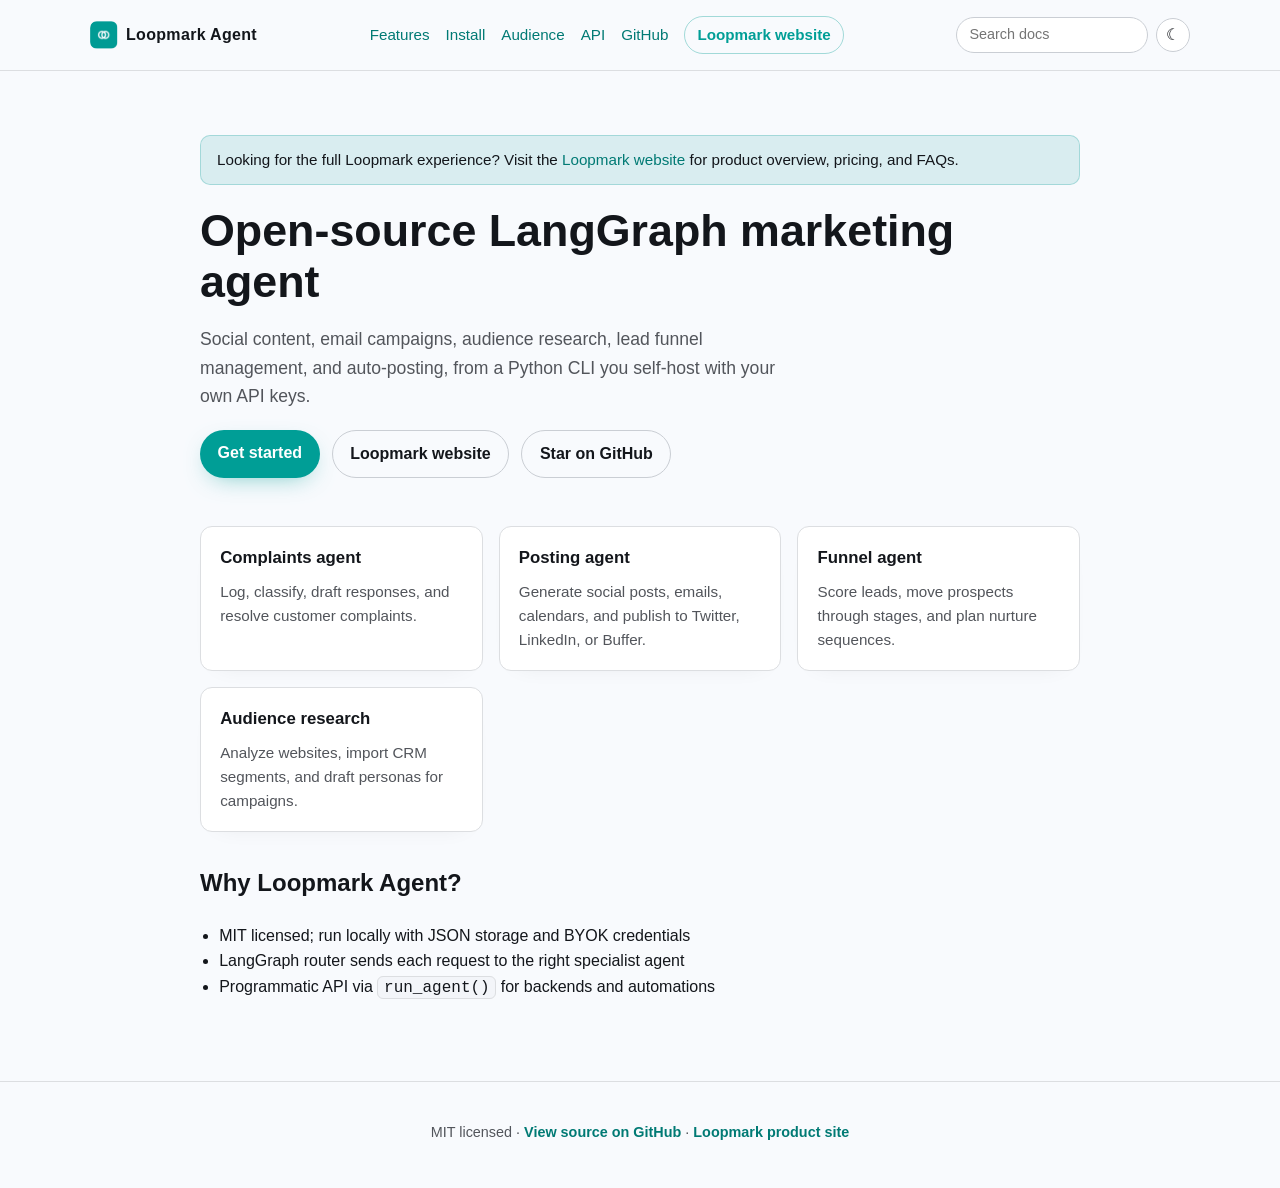
<file: site/index.html>
<!DOCTYPE html>
<html lang="en">
<head>
<meta charset="utf-8">
<meta name="viewport" content="width=device-width, initial-scale=1">
<title>Home · Loopmark Agent</title>
<meta name="description" content="Open-source LangGraph AI marketing agent for social content, email campaigns, audience research, lead funnel management, and auto-posting.">
<link rel="canonical" href="https://loopmark-opensource.github.io/loopmark-agent/">
<meta property="og:type" content="website">
<meta property="og:title" content="Home · Loopmark Agent">
<meta property="og:description" content="Open-source LangGraph AI marketing agent for social content, email campaigns, audience research, lead funnel management, and auto-posting.">
<meta property="og:url" content="https://loopmark-opensource.github.io/loopmark-agent/">
<meta property="og:image" content="https://loopmark-opensource.github.io/loopmark-agent/social-preview.png">
<meta property="og:image:width" content="1280">
<meta property="og:image:height" content="720">
<meta property="og:image:alt" content="Loopmark Agent, open-source LangGraph marketing assistant">
<meta name="twitter:card" content="summary_large_image">
<meta name="twitter:title" content="Home · Loopmark Agent">
<meta name="twitter:description" content="Open-source LangGraph AI marketing agent for social content, email campaigns, audience research, lead funnel management, and auto-posting.">
<meta name="twitter:image" content="https://loopmark-opensource.github.io/loopmark-agent/social-preview.png">
<meta name="twitter:image:alt" content="Loopmark Agent, open-source LangGraph marketing assistant">
<meta name="theme-color" content="#009E96">
<link rel="icon" type="image/png" href="favicon.png">
<link rel="apple-touch-icon" href="apple-touch-icon.png">
<script>try{var t=localStorage.getItem("theme");if(t==="dark"||t==="light")document.documentElement.dataset.theme=t}catch(e){}</script>
<link rel="stylesheet" href="styles.css?v=a9e3e0a755">
<script src="site.js?v=3ec4536c32" defer></script>
<script type="application/ld+json">{
  "@context": "https://schema.org",
  "@type": "SoftwareApplication",
  "name": "Loopmark Agent",
  "applicationCategory": "BusinessApplication",
  "operatingSystem": "Cross-platform",
  "description": "Open-source LangGraph AI marketing agent for social content, email campaigns, audience research, lead funnel management, and auto-posting.",
  "softwareVersion": "1.0.0",
  "license": "https://opensource.org/licenses/MIT",
  "url": "https://loopmark-opensource.github.io/loopmark-agent",
  "codeRepository": "https://github.com/loopmark-opensource/loopmark-agent",
  "offers": {
    "@type": "Offer",
    "price": "0",
    "priceCurrency": "USD"
  }
}</script>
</head>
<body>

<header>
  <div class="nav">
    <a class="brand" href="index.html"><img src="logo.png" alt="" width="28" height="28">Loopmark Agent</a>
    <nav class="nav-links" aria-label="Primary">
      <a href="features.html">Features</a>
      <a href="install.html">Install</a>
      <a href="audience-research.html">Audience</a>
      <a href="api.html">API</a>
      <a href="https://github.com/loopmark-opensource/loopmark-agent">GitHub</a>
      <a class="nav-cta" href="https://main.d3b5sf354a54dh.amplifyapp.com/">Loopmark website</a>
    </nav>
    <div class="nav-tools">
      <div class="search" role="search">
        <label class="visually-hidden" for="site-search">Search docs</label>
        <input id="site-search" type="search" placeholder="Search docs" autocomplete="off" aria-controls="search-results">
        <ul id="search-results" class="search-results" hidden></ul>
      </div>
      <button id="theme-toggle" class="theme-toggle" type="button" aria-label="Toggle dark theme">&#9790;</button>
    </div>
  </div>
</header>

<main>

<section class="hero">
  <p class="site-banner">Looking for the full Loopmark experience? Visit the <a href="https://main.d3b5sf354a54dh.amplifyapp.com/">Loopmark website</a> for product overview, pricing, and FAQs.</p>
  <h1>Open-source LangGraph marketing agent</h1>
  <p class="lead">Social content, email campaigns, audience research, lead funnel management, and auto-posting, from a Python CLI you self-host with your own API keys.</p>
  <div class="cta-row">
    <a class="button" href="install.html">Get started</a>
    <a class="button secondary" href="https://main.d3b5sf354a54dh.amplifyapp.com/">Loopmark website</a>
    <a class="button secondary" href="https://github.com/loopmark-opensource/loopmark-agent">Star on GitHub</a>
  </div>
</section>
<div class="card-grid">
  <article class="card"><h3>Complaints agent</h3><p>Log, classify, draft responses, and resolve customer complaints.</p></article>
  <article class="card"><h3>Posting agent</h3><p>Generate social posts, emails, calendars, and publish to Twitter, LinkedIn, or Buffer.</p></article>
  <article class="card"><h3>Funnel agent</h3><p>Score leads, move prospects through stages, and plan nurture sequences.</p></article>
  <article class="card"><h3>Audience research</h3><p>Analyze websites, import CRM segments, and draft personas for campaigns.</p></article>
</div>
<h2>Why Loopmark Agent?</h2>
<ul>
  <li>MIT licensed; run locally with JSON storage and BYOK credentials</li>
  <li>LangGraph router sends each request to the right specialist agent</li>
  <li>Programmatic API via <code>run_agent()</code> for backends and automations</li>
</ul>

</main>

<footer>
  <p>MIT licensed · <a href="https://github.com/loopmark-opensource/loopmark-agent">View source on GitHub</a> · <a href="https://main.d3b5sf354a54dh.amplifyapp.com/">Loopmark product site</a></p>
</footer>

</body>
</html>
</file>
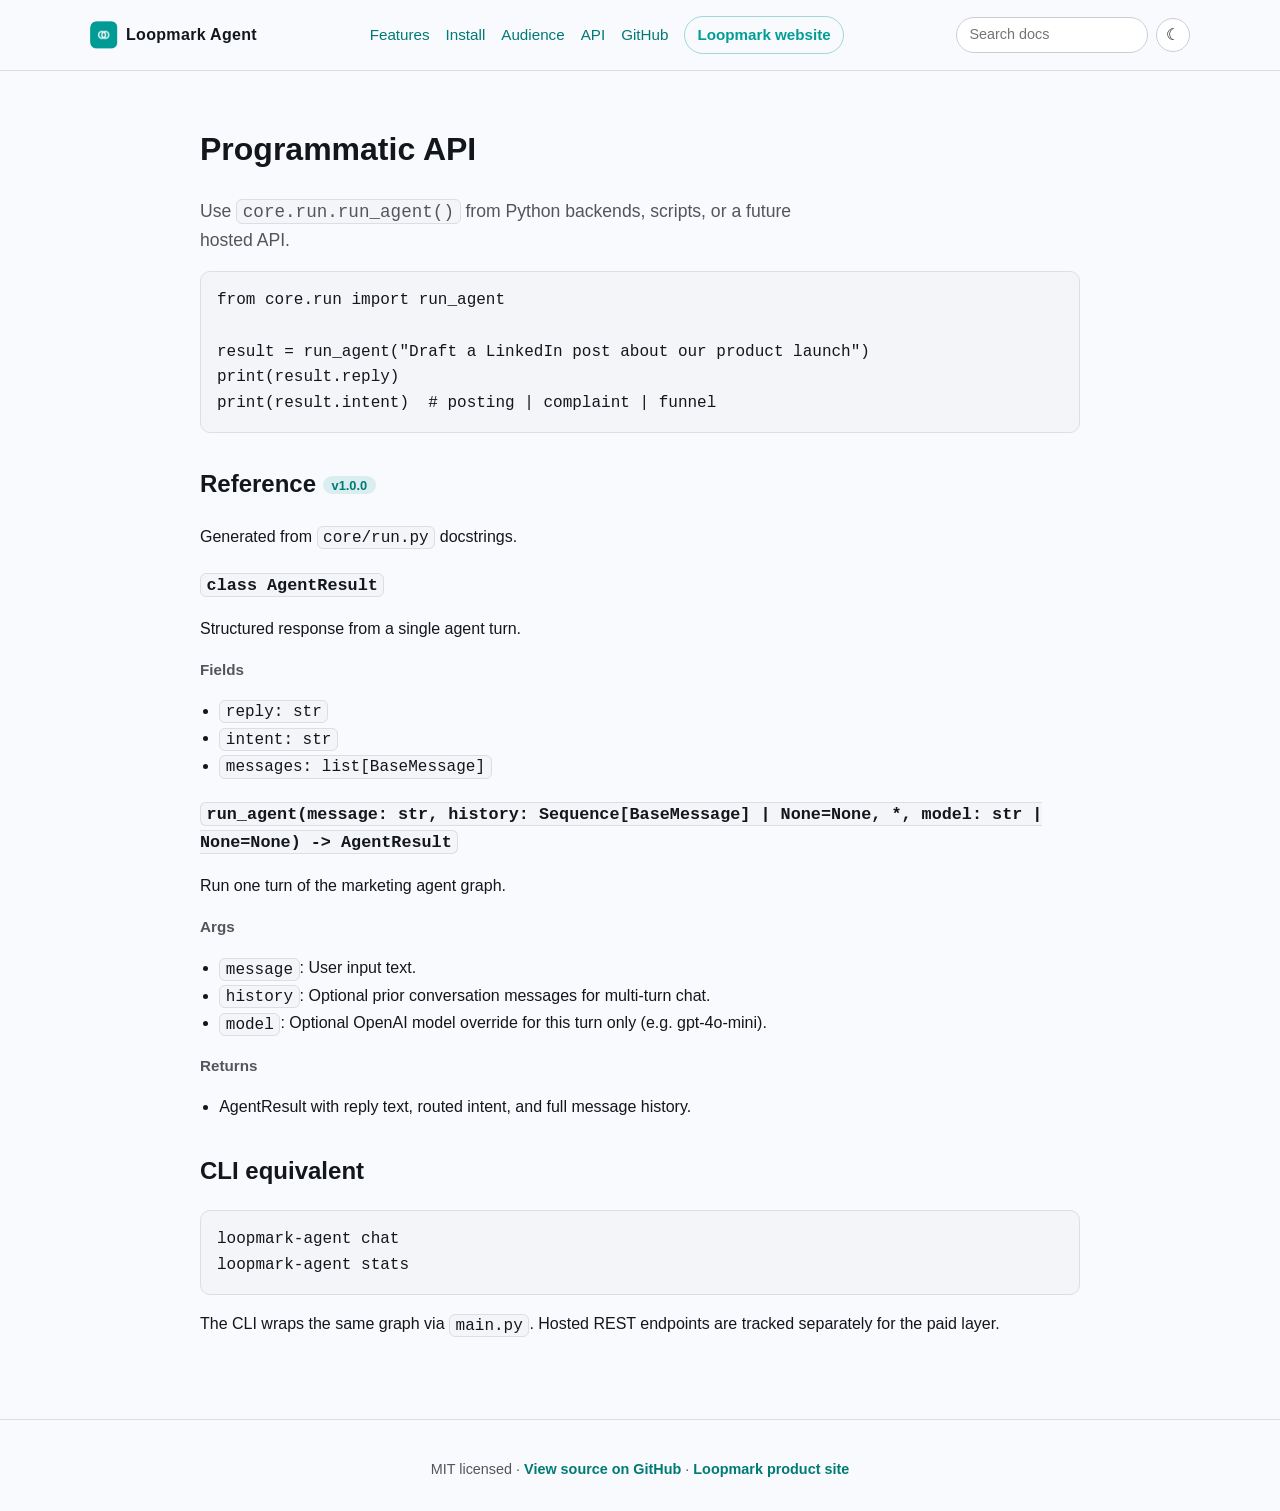
<file: site/api.html>
<!DOCTYPE html>
<html lang="en">
<head>
<meta charset="utf-8">
<meta name="viewport" content="width=device-width, initial-scale=1">
<title>API · Loopmark Agent</title>
<meta name="description" content="Programmatic run_agent API for Loopmark Agent integrations.">
<link rel="canonical" href="https://loopmark-opensource.github.io/loopmark-agent/api.html">
<meta property="og:type" content="website">
<meta property="og:title" content="API · Loopmark Agent">
<meta property="og:description" content="Programmatic run_agent API for Loopmark Agent integrations.">
<meta property="og:url" content="https://loopmark-opensource.github.io/loopmark-agent/api.html">
<meta property="og:image" content="https://loopmark-opensource.github.io/loopmark-agent/social-preview.png">
<meta property="og:image:width" content="1280">
<meta property="og:image:height" content="720">
<meta property="og:image:alt" content="Loopmark Agent, open-source LangGraph marketing assistant">
<meta name="twitter:card" content="summary_large_image">
<meta name="twitter:title" content="API · Loopmark Agent">
<meta name="twitter:description" content="Programmatic run_agent API for Loopmark Agent integrations.">
<meta name="twitter:image" content="https://loopmark-opensource.github.io/loopmark-agent/social-preview.png">
<meta name="twitter:image:alt" content="Loopmark Agent, open-source LangGraph marketing assistant">
<meta name="theme-color" content="#009E96">
<link rel="icon" type="image/png" href="favicon.png">
<link rel="apple-touch-icon" href="apple-touch-icon.png">
<script>try{var t=localStorage.getItem("theme");if(t==="dark"||t==="light")document.documentElement.dataset.theme=t}catch(e){}</script>
<link rel="stylesheet" href="styles.css?v=a9e3e0a755">
<script src="site.js?v=3ec4536c32" defer></script>
<script type="application/ld+json">{
  "@context": "https://schema.org",
  "@type": "SoftwareApplication",
  "name": "Loopmark Agent",
  "applicationCategory": "BusinessApplication",
  "operatingSystem": "Cross-platform",
  "description": "Open-source LangGraph AI marketing agent for social content, email campaigns, audience research, lead funnel management, and auto-posting.",
  "softwareVersion": "1.0.0",
  "license": "https://opensource.org/licenses/MIT",
  "url": "https://loopmark-opensource.github.io/loopmark-agent",
  "codeRepository": "https://github.com/loopmark-opensource/loopmark-agent",
  "offers": {
    "@type": "Offer",
    "price": "0",
    "priceCurrency": "USD"
  }
}</script>
</head>
<body>

<header>
  <div class="nav">
    <a class="brand" href="index.html"><img src="logo.png" alt="" width="28" height="28">Loopmark Agent</a>
    <nav class="nav-links" aria-label="Primary">
      <a href="features.html">Features</a>
      <a href="install.html">Install</a>
      <a href="audience-research.html">Audience</a>
      <a href="api.html">API</a>
      <a href="https://github.com/loopmark-opensource/loopmark-agent">GitHub</a>
      <a class="nav-cta" href="https://main.d3b5sf354a54dh.amplifyapp.com/">Loopmark website</a>
    </nav>
    <div class="nav-tools">
      <div class="search" role="search">
        <label class="visually-hidden" for="site-search">Search docs</label>
        <input id="site-search" type="search" placeholder="Search docs" autocomplete="off" aria-controls="search-results">
        <ul id="search-results" class="search-results" hidden></ul>
      </div>
      <button id="theme-toggle" class="theme-toggle" type="button" aria-label="Toggle dark theme">&#9790;</button>
    </div>
  </div>
</header>

<main>

<h1>Programmatic API</h1>
<p class="lead">Use <code>core.run.run_agent()</code> from Python backends, scripts, or a future hosted API.</p>
<pre><code>from core.run import run_agent

result = run_agent("Draft a LinkedIn post about our product launch")
print(result.reply)
print(result.intent)  # posting | complaint | funnel</code></pre>
<h2 id="reference">Reference <span class="version">v1.0.0</span></h2>
<p>Generated from <code>core/run.py</code> docstrings.</p>
<h3 id="ref-agentresult"><code>class AgentResult</code></h3>
<p>Structured response from a single agent turn.</p>
<h4>Fields</h4><ul><li><code>reply: str</code></li><li><code>intent: str</code></li><li><code>messages: list[BaseMessage]</code></li></ul>
<h3 id="ref-run_agent"><code>run_agent(message: str, history: Sequence[BaseMessage] | None=None, *, model: str | None=None) -&gt; AgentResult</code></h3>
<p>Run one turn of the marketing agent graph.</p>
<h4>Args</h4><ul><li><code>message</code>: User input text.</li><li><code>history</code>: Optional prior conversation messages for multi-turn chat.</li><li><code>model</code>: Optional OpenAI model override for this turn only (e.g. gpt-4o-mini).</li></ul>
<h4>Returns</h4><ul><li>AgentResult with reply text, routed intent, and full message history.</li></ul>
<h2>CLI equivalent</h2>
<pre><code>loopmark-agent chat
loopmark-agent stats</code></pre>
<p>The CLI wraps the same graph via <code>main.py</code>. Hosted REST endpoints are tracked separately for the paid layer.</p>

</main>

<footer>
  <p>MIT licensed · <a href="https://github.com/loopmark-opensource/loopmark-agent">View source on GitHub</a> · <a href="https://main.d3b5sf354a54dh.amplifyapp.com/">Loopmark product site</a></p>
</footer>

</body>
</html>
</file>
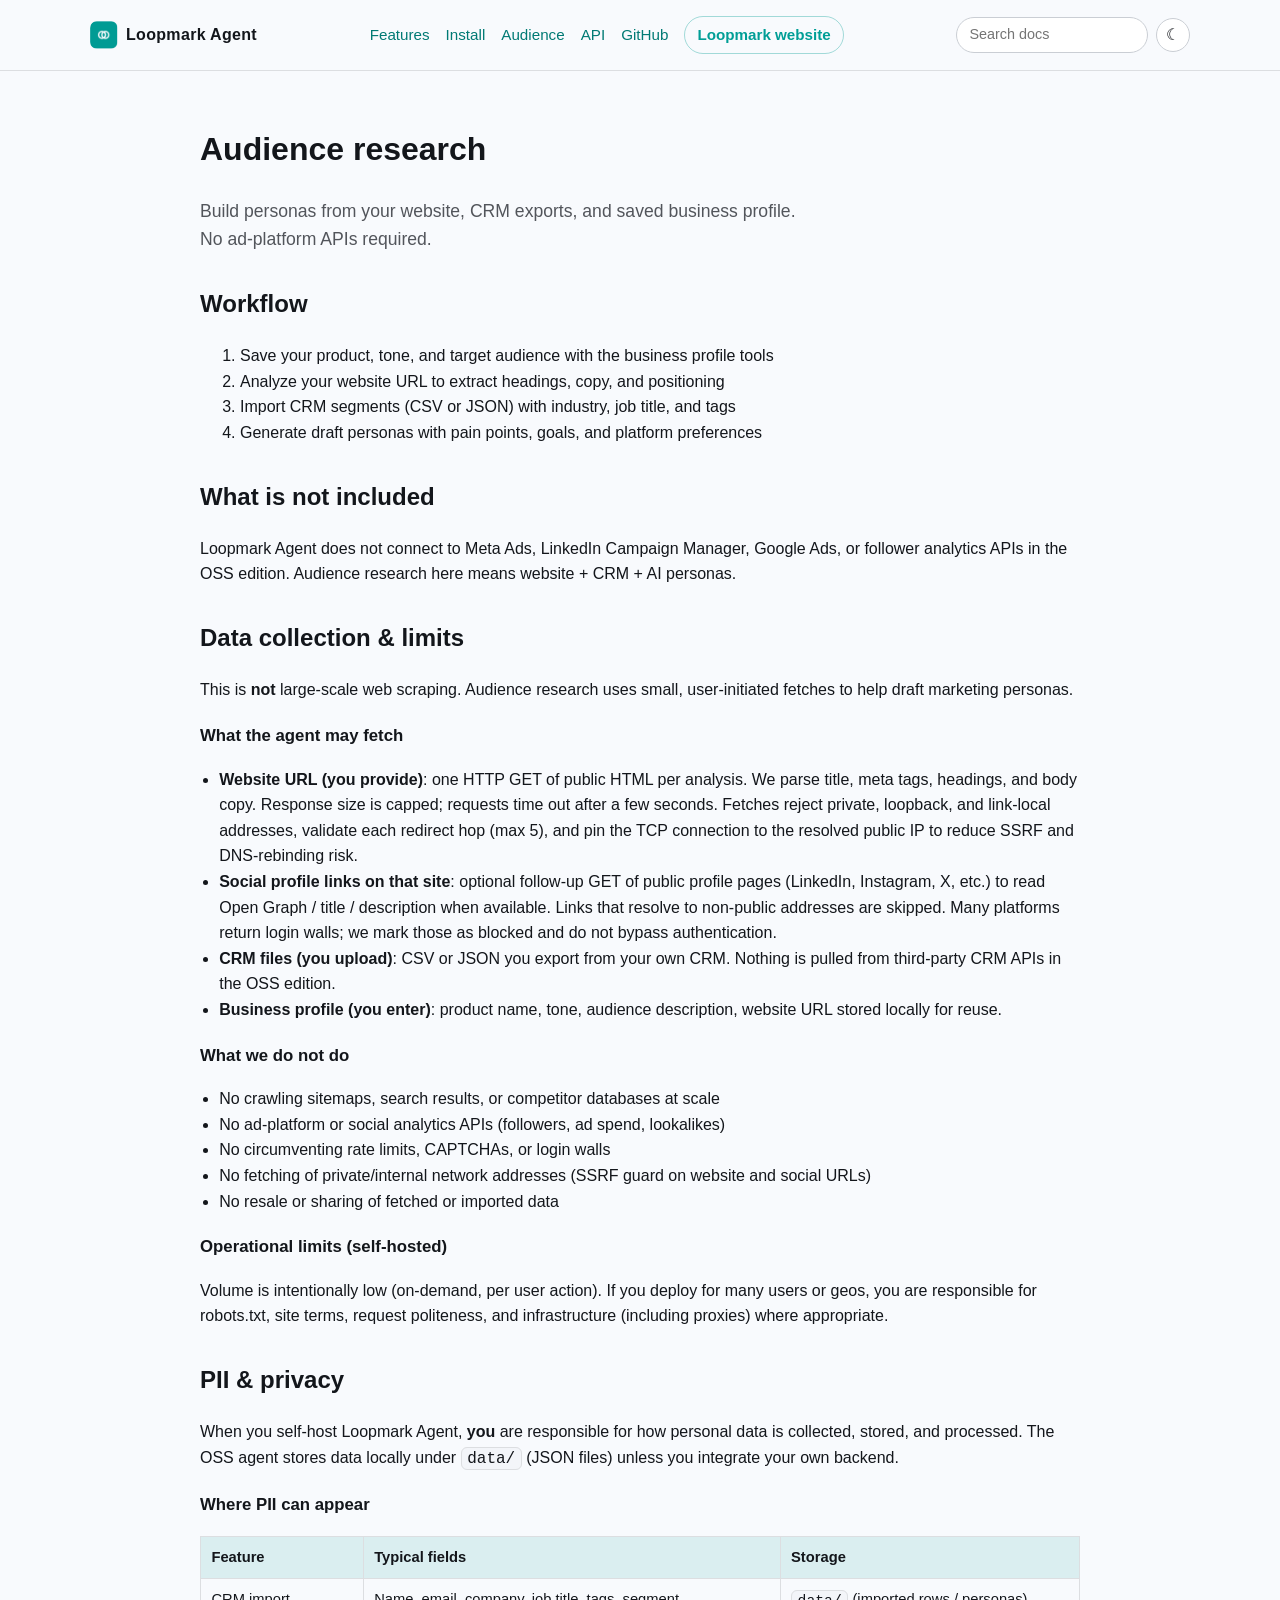
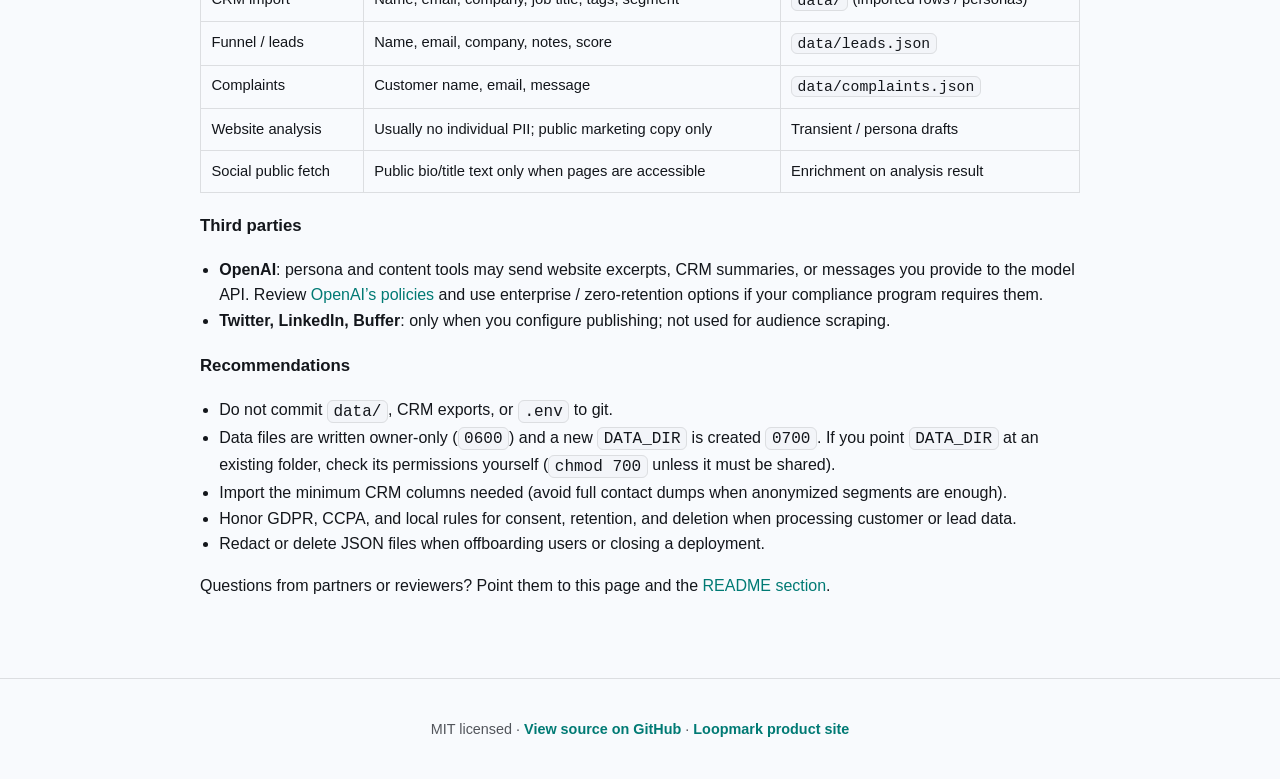
<file: site/audience-research.html>
<!DOCTYPE html>
<html lang="en">
<head>
<meta charset="utf-8">
<meta name="viewport" content="width=device-width, initial-scale=1">
<title>Audience research · Loopmark Agent</title>
<meta name="description" content="Audience research with website analysis, CRM import, and AI personas.">
<link rel="canonical" href="https://loopmark-opensource.github.io/loopmark-agent/audience-research.html">
<meta property="og:type" content="website">
<meta property="og:title" content="Audience research · Loopmark Agent">
<meta property="og:description" content="Audience research with website analysis, CRM import, and AI personas.">
<meta property="og:url" content="https://loopmark-opensource.github.io/loopmark-agent/audience-research.html">
<meta property="og:image" content="https://loopmark-opensource.github.io/loopmark-agent/social-preview.png">
<meta property="og:image:width" content="1280">
<meta property="og:image:height" content="720">
<meta property="og:image:alt" content="Loopmark Agent, open-source LangGraph marketing assistant">
<meta name="twitter:card" content="summary_large_image">
<meta name="twitter:title" content="Audience research · Loopmark Agent">
<meta name="twitter:description" content="Audience research with website analysis, CRM import, and AI personas.">
<meta name="twitter:image" content="https://loopmark-opensource.github.io/loopmark-agent/social-preview.png">
<meta name="twitter:image:alt" content="Loopmark Agent, open-source LangGraph marketing assistant">
<meta name="theme-color" content="#009E96">
<link rel="icon" type="image/png" href="favicon.png">
<link rel="apple-touch-icon" href="apple-touch-icon.png">
<script>try{var t=localStorage.getItem("theme");if(t==="dark"||t==="light")document.documentElement.dataset.theme=t}catch(e){}</script>
<link rel="stylesheet" href="styles.css?v=a9e3e0a755">
<script src="site.js?v=3ec4536c32" defer></script>
<script type="application/ld+json">{
  "@context": "https://schema.org",
  "@type": "SoftwareApplication",
  "name": "Loopmark Agent",
  "applicationCategory": "BusinessApplication",
  "operatingSystem": "Cross-platform",
  "description": "Open-source LangGraph AI marketing agent for social content, email campaigns, audience research, lead funnel management, and auto-posting.",
  "softwareVersion": "1.0.0",
  "license": "https://opensource.org/licenses/MIT",
  "url": "https://loopmark-opensource.github.io/loopmark-agent",
  "codeRepository": "https://github.com/loopmark-opensource/loopmark-agent",
  "offers": {
    "@type": "Offer",
    "price": "0",
    "priceCurrency": "USD"
  }
}</script>
</head>
<body>

<header>
  <div class="nav">
    <a class="brand" href="index.html"><img src="logo.png" alt="" width="28" height="28">Loopmark Agent</a>
    <nav class="nav-links" aria-label="Primary">
      <a href="features.html">Features</a>
      <a href="install.html">Install</a>
      <a href="audience-research.html">Audience</a>
      <a href="api.html">API</a>
      <a href="https://github.com/loopmark-opensource/loopmark-agent">GitHub</a>
      <a class="nav-cta" href="https://main.d3b5sf354a54dh.amplifyapp.com/">Loopmark website</a>
    </nav>
    <div class="nav-tools">
      <div class="search" role="search">
        <label class="visually-hidden" for="site-search">Search docs</label>
        <input id="site-search" type="search" placeholder="Search docs" autocomplete="off" aria-controls="search-results">
        <ul id="search-results" class="search-results" hidden></ul>
      </div>
      <button id="theme-toggle" class="theme-toggle" type="button" aria-label="Toggle dark theme">&#9790;</button>
    </div>
  </div>
</header>

<main>

<h1>Audience research</h1>
<p class="lead">Build personas from your website, CRM exports, and saved business profile. No ad-platform APIs required.</p>
<h2>Workflow</h2>
<ol>
  <li>Save your product, tone, and target audience with the business profile tools</li>
  <li>Analyze your website URL to extract headings, copy, and positioning</li>
  <li>Import CRM segments (CSV or JSON) with industry, job title, and tags</li>
  <li>Generate draft personas with pain points, goals, and platform preferences</li>
</ol>
<h2>What is not included</h2>
<p>Loopmark Agent does not connect to Meta Ads, LinkedIn Campaign Manager, Google Ads, or follower analytics APIs in the OSS edition. Audience research here means website + CRM + AI personas.</p>
<h2 id="data-collection--limits">Data collection &amp; limits</h2>
<p>This is <strong>not</strong> large-scale web scraping. Audience research uses small, user-initiated fetches to help draft marketing personas.</p>
<h3>What the agent may fetch</h3>
<ul>
  <li><strong>Website URL (you provide)</strong>: one HTTP GET of public HTML per analysis. We parse title, meta tags, headings, and body copy. Response size is capped; requests time out after a few seconds. Fetches reject private, loopback, and link-local addresses, validate each redirect hop (max 5), and pin the TCP connection to the resolved public IP to reduce SSRF and DNS-rebinding risk.</li>
  <li><strong>Social profile links on that site</strong>: optional follow-up GET of public profile pages (LinkedIn, Instagram, X, etc.) to read Open Graph / title / description when available. Links that resolve to non-public addresses are skipped. Many platforms return login walls; we mark those as blocked and do not bypass authentication.</li>
  <li><strong>CRM files (you upload)</strong>: CSV or JSON you export from your own CRM. Nothing is pulled from third-party CRM APIs in the OSS edition.</li>
  <li><strong>Business profile (you enter)</strong>: product name, tone, audience description, website URL stored locally for reuse.</li>
</ul>
<h3>What we do not do</h3>
<ul>
  <li>No crawling sitemaps, search results, or competitor databases at scale</li>
  <li>No ad-platform or social analytics APIs (followers, ad spend, lookalikes)</li>
  <li>No circumventing rate limits, CAPTCHAs, or login walls</li>
  <li>No fetching of private/internal network addresses (SSRF guard on website and social URLs)</li>
  <li>No resale or sharing of fetched or imported data</li>
</ul>
<h3>Operational limits (self-hosted)</h3>
<p>Volume is intentionally low (on-demand, per user action). If you deploy for many users or geos, you are responsible for robots.txt, site terms, request politeness, and infrastructure (including proxies) where appropriate.</p>
<h2>PII &amp; privacy</h2>
<p>When you self-host Loopmark Agent, <strong>you</strong> are responsible for how personal data is collected, stored, and processed. The OSS agent stores data locally under <code>data/</code> (JSON files) unless you integrate your own backend.</p>
<h3>Where PII can appear</h3>
<table>
  <thead>
    <tr><th>Feature</th><th>Typical fields</th><th>Storage</th></tr>
  </thead>
  <tbody>
    <tr><td>CRM import</td><td>Name, email, company, job title, tags, segment</td><td><code>data/</code> (imported rows / personas)</td></tr>
    <tr><td>Funnel / leads</td><td>Name, email, company, notes, score</td><td><code>data/leads.json</code></td></tr>
    <tr><td>Complaints</td><td>Customer name, email, message</td><td><code>data/complaints.json</code></td></tr>
    <tr><td>Website analysis</td><td>Usually no individual PII; public marketing copy only</td><td>Transient / persona drafts</td></tr>
    <tr><td>Social public fetch</td><td>Public bio/title text only when pages are accessible</td><td>Enrichment on analysis result</td></tr>
  </tbody>
</table>
<h3>Third parties</h3>
<ul>
  <li><strong>OpenAI</strong>: persona and content tools may send website excerpts, CRM summaries, or messages you provide to the model API. Review <a href="https://openai.com/policies" rel="noopener noreferrer">OpenAI’s policies</a> and use enterprise / zero-retention options if your compliance program requires them.</li>
  <li><strong>Twitter, LinkedIn, Buffer</strong>: only when you configure publishing; not used for audience scraping.</li>
</ul>
<h3>Recommendations</h3>
<ul>
  <li>Do not commit <code>data/</code>, CRM exports, or <code>.env</code> to git.</li>
  <li>Data files are written owner-only (<code>0600</code>) and a new <code>DATA_DIR</code> is created <code>0700</code>. If you point <code>DATA_DIR</code> at an existing folder, check its permissions yourself (<code>chmod 700</code> unless it must be shared).</li>
  <li>Import the minimum CRM columns needed (avoid full contact dumps when anonymized segments are enough).</li>
  <li>Honor GDPR, CCPA, and local rules for consent, retention, and deletion when processing customer or lead data.</li>
  <li>Redact or delete JSON files when offboarding users or closing a deployment.</li>
</ul>
<p>Questions from partners or reviewers? Point them to this page and the <a href="https://github.com/loopmark-opensource/loopmark-agent#data-collection-limits--pii">README section</a>.</p>

</main>

<footer>
  <p>MIT licensed · <a href="https://github.com/loopmark-opensource/loopmark-agent">View source on GitHub</a> · <a href="https://main.d3b5sf354a54dh.amplifyapp.com/">Loopmark product site</a></p>
</footer>

</body>
</html>
</file>
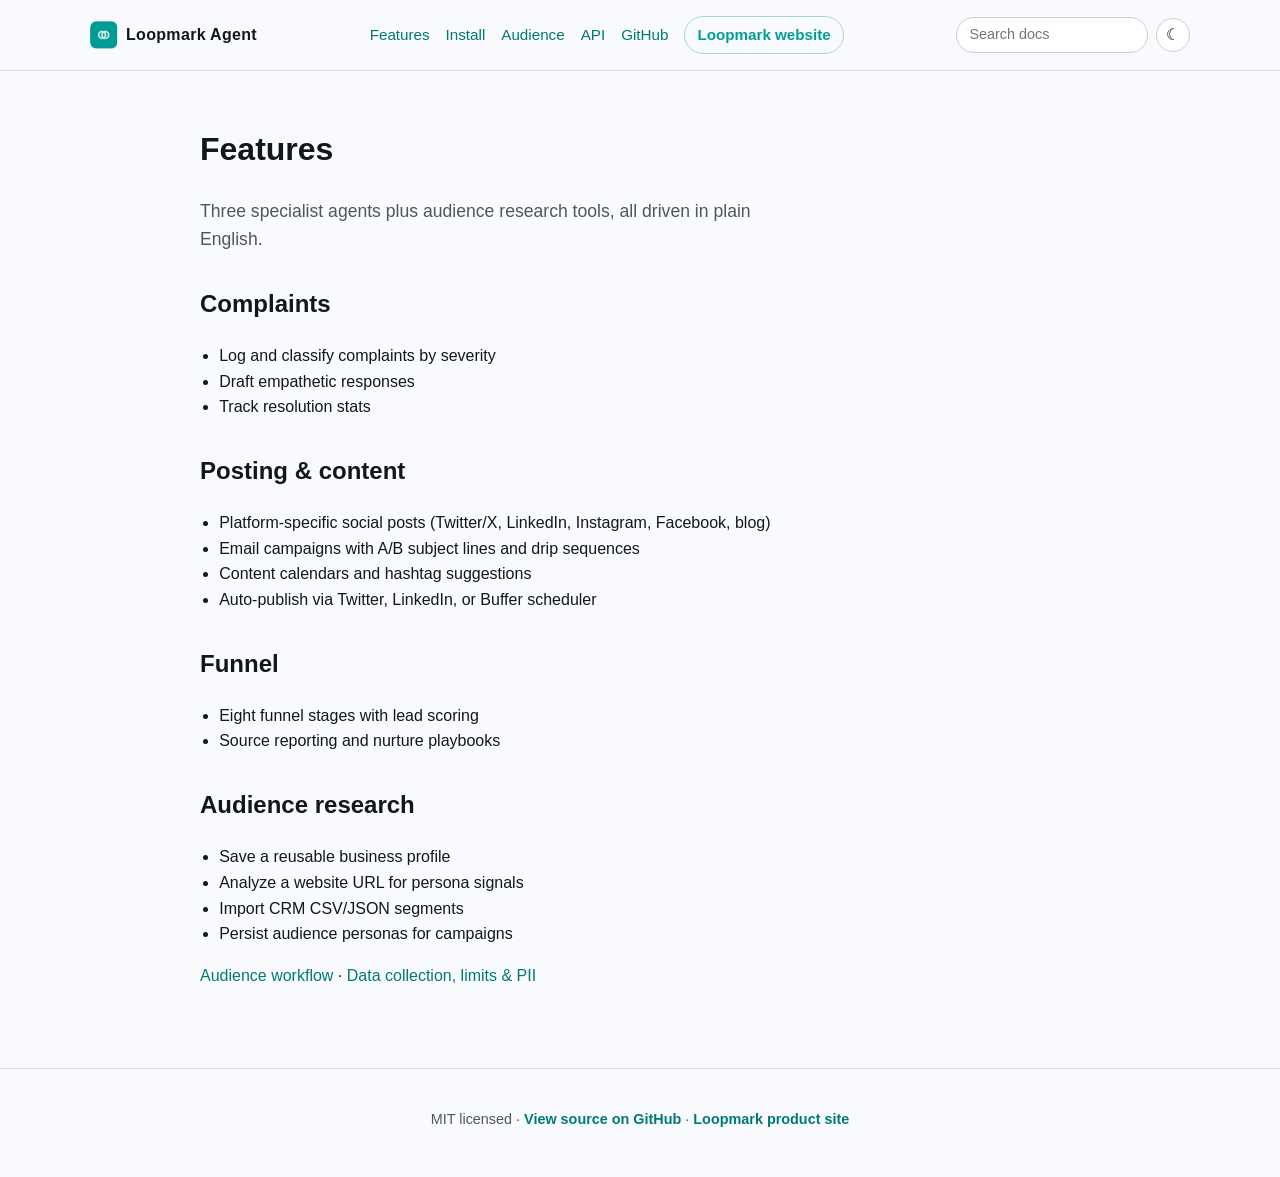
<file: site/features.html>
<!DOCTYPE html>
<html lang="en">
<head>
<meta charset="utf-8">
<meta name="viewport" content="width=device-width, initial-scale=1">
<title>Features · Loopmark Agent</title>
<meta name="description" content="Feature overview for Loopmark Agent: complaints, posting, funnel, and audience research.">
<link rel="canonical" href="https://loopmark-opensource.github.io/loopmark-agent/features.html">
<meta property="og:type" content="website">
<meta property="og:title" content="Features · Loopmark Agent">
<meta property="og:description" content="Feature overview for Loopmark Agent: complaints, posting, funnel, and audience research.">
<meta property="og:url" content="https://loopmark-opensource.github.io/loopmark-agent/features.html">
<meta property="og:image" content="https://loopmark-opensource.github.io/loopmark-agent/social-preview.png">
<meta property="og:image:width" content="1280">
<meta property="og:image:height" content="720">
<meta property="og:image:alt" content="Loopmark Agent, open-source LangGraph marketing assistant">
<meta name="twitter:card" content="summary_large_image">
<meta name="twitter:title" content="Features · Loopmark Agent">
<meta name="twitter:description" content="Feature overview for Loopmark Agent: complaints, posting, funnel, and audience research.">
<meta name="twitter:image" content="https://loopmark-opensource.github.io/loopmark-agent/social-preview.png">
<meta name="twitter:image:alt" content="Loopmark Agent, open-source LangGraph marketing assistant">
<meta name="theme-color" content="#009E96">
<link rel="icon" type="image/png" href="favicon.png">
<link rel="apple-touch-icon" href="apple-touch-icon.png">
<script>try{var t=localStorage.getItem("theme");if(t==="dark"||t==="light")document.documentElement.dataset.theme=t}catch(e){}</script>
<link rel="stylesheet" href="styles.css?v=a9e3e0a755">
<script src="site.js?v=3ec4536c32" defer></script>
<script type="application/ld+json">{
  "@context": "https://schema.org",
  "@type": "SoftwareApplication",
  "name": "Loopmark Agent",
  "applicationCategory": "BusinessApplication",
  "operatingSystem": "Cross-platform",
  "description": "Open-source LangGraph AI marketing agent for social content, email campaigns, audience research, lead funnel management, and auto-posting.",
  "softwareVersion": "1.0.0",
  "license": "https://opensource.org/licenses/MIT",
  "url": "https://loopmark-opensource.github.io/loopmark-agent",
  "codeRepository": "https://github.com/loopmark-opensource/loopmark-agent",
  "offers": {
    "@type": "Offer",
    "price": "0",
    "priceCurrency": "USD"
  }
}</script>
</head>
<body>

<header>
  <div class="nav">
    <a class="brand" href="index.html"><img src="logo.png" alt="" width="28" height="28">Loopmark Agent</a>
    <nav class="nav-links" aria-label="Primary">
      <a href="features.html">Features</a>
      <a href="install.html">Install</a>
      <a href="audience-research.html">Audience</a>
      <a href="api.html">API</a>
      <a href="https://github.com/loopmark-opensource/loopmark-agent">GitHub</a>
      <a class="nav-cta" href="https://main.d3b5sf354a54dh.amplifyapp.com/">Loopmark website</a>
    </nav>
    <div class="nav-tools">
      <div class="search" role="search">
        <label class="visually-hidden" for="site-search">Search docs</label>
        <input id="site-search" type="search" placeholder="Search docs" autocomplete="off" aria-controls="search-results">
        <ul id="search-results" class="search-results" hidden></ul>
      </div>
      <button id="theme-toggle" class="theme-toggle" type="button" aria-label="Toggle dark theme">&#9790;</button>
    </div>
  </div>
</header>

<main>

<h1>Features</h1>
<p class="lead">Three specialist agents plus audience research tools, all driven in plain English.</p>
<h2>Complaints</h2>
<ul><li>Log and classify complaints by severity</li><li>Draft empathetic responses</li><li>Track resolution stats</li></ul>
<h2>Posting &amp; content</h2>
<ul><li>Platform-specific social posts (Twitter/X, LinkedIn, Instagram, Facebook, blog)</li><li>Email campaigns with A/B subject lines and drip sequences</li><li>Content calendars and hashtag suggestions</li><li>Auto-publish via Twitter, LinkedIn, or Buffer scheduler</li></ul>
<h2>Funnel</h2>
<ul><li>Eight funnel stages with lead scoring</li><li>Source reporting and nurture playbooks</li></ul>
<h2>Audience research</h2>
<ul><li>Save a reusable business profile</li><li>Analyze a website URL for persona signals</li><li>Import CRM CSV/JSON segments</li><li>Persist audience personas for campaigns</li></ul>
<p><a href="audience-research.html">Audience workflow</a> · <a href="audience-research.html#data-collection--limits">Data collection, limits &amp; PII</a></p>

</main>

<footer>
  <p>MIT licensed · <a href="https://github.com/loopmark-opensource/loopmark-agent">View source on GitHub</a> · <a href="https://main.d3b5sf354a54dh.amplifyapp.com/">Loopmark product site</a></p>
</footer>

</body>
</html>
</file>
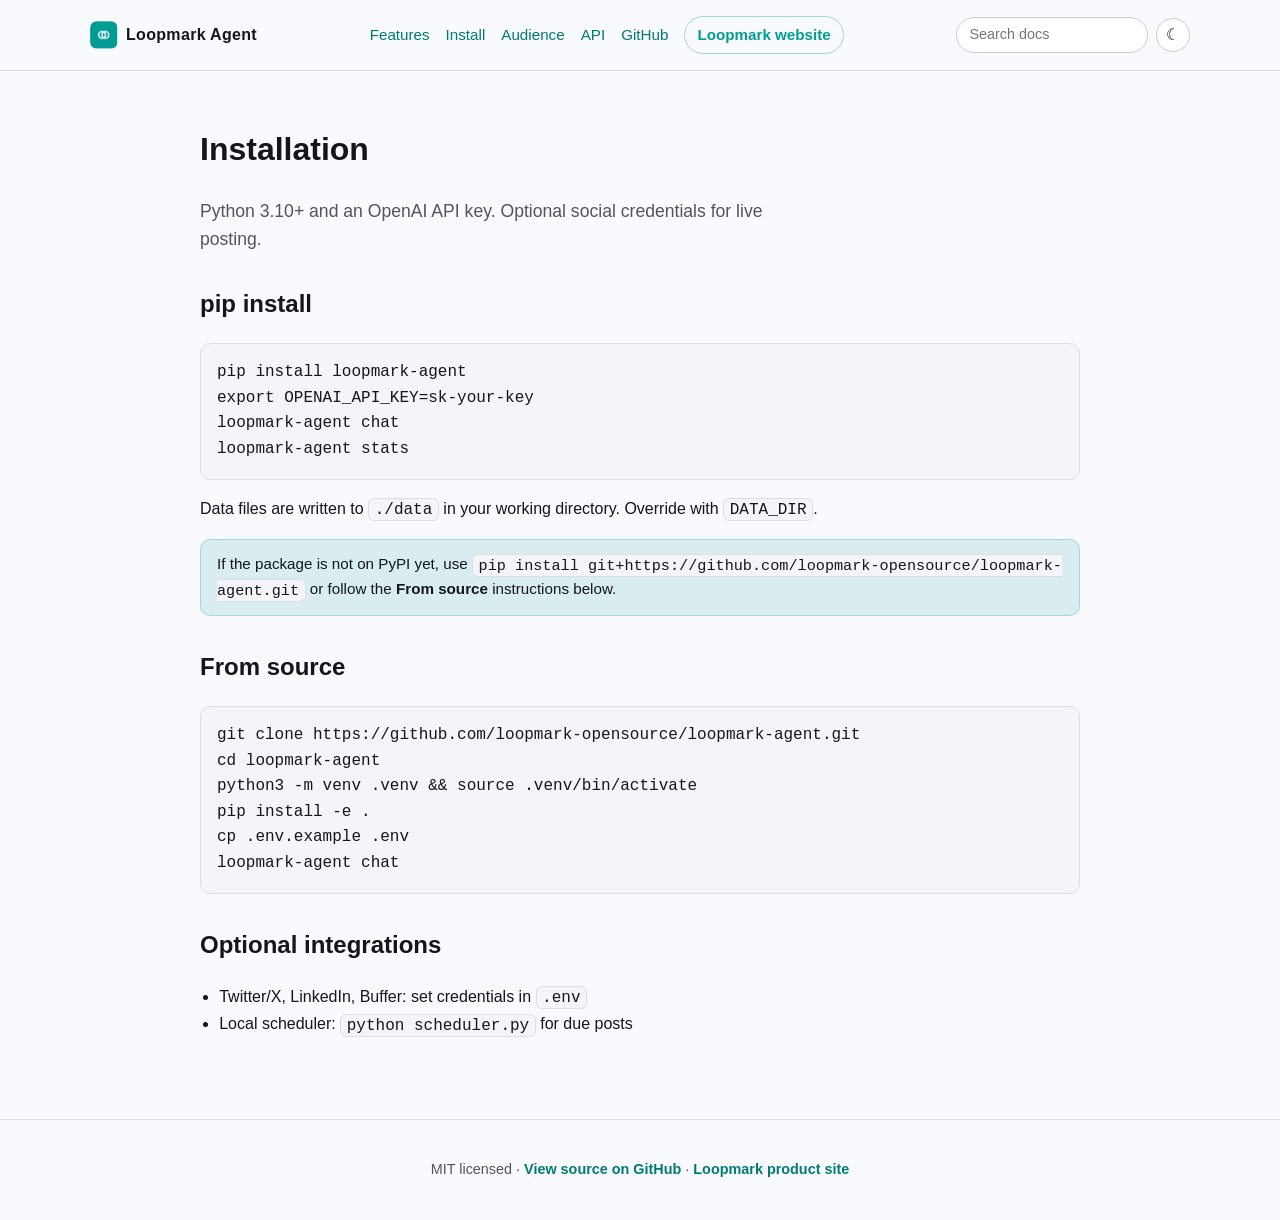
<file: site/install.html>
<!DOCTYPE html>
<html lang="en">
<head>
<meta charset="utf-8">
<meta name="viewport" content="width=device-width, initial-scale=1">
<title>Install · Loopmark Agent</title>
<meta name="description" content="Install Loopmark Agent via pip or from source with Python 3.10+.">
<link rel="canonical" href="https://loopmark-opensource.github.io/loopmark-agent/install.html">
<meta property="og:type" content="website">
<meta property="og:title" content="Install · Loopmark Agent">
<meta property="og:description" content="Install Loopmark Agent via pip or from source with Python 3.10+.">
<meta property="og:url" content="https://loopmark-opensource.github.io/loopmark-agent/install.html">
<meta property="og:image" content="https://loopmark-opensource.github.io/loopmark-agent/social-preview.png">
<meta property="og:image:width" content="1280">
<meta property="og:image:height" content="720">
<meta property="og:image:alt" content="Loopmark Agent, open-source LangGraph marketing assistant">
<meta name="twitter:card" content="summary_large_image">
<meta name="twitter:title" content="Install · Loopmark Agent">
<meta name="twitter:description" content="Install Loopmark Agent via pip or from source with Python 3.10+.">
<meta name="twitter:image" content="https://loopmark-opensource.github.io/loopmark-agent/social-preview.png">
<meta name="twitter:image:alt" content="Loopmark Agent, open-source LangGraph marketing assistant">
<meta name="theme-color" content="#009E96">
<link rel="icon" type="image/png" href="favicon.png">
<link rel="apple-touch-icon" href="apple-touch-icon.png">
<script>try{var t=localStorage.getItem("theme");if(t==="dark"||t==="light")document.documentElement.dataset.theme=t}catch(e){}</script>
<link rel="stylesheet" href="styles.css?v=a9e3e0a755">
<script src="site.js?v=3ec4536c32" defer></script>
<script type="application/ld+json">{
  "@context": "https://schema.org",
  "@type": "SoftwareApplication",
  "name": "Loopmark Agent",
  "applicationCategory": "BusinessApplication",
  "operatingSystem": "Cross-platform",
  "description": "Open-source LangGraph AI marketing agent for social content, email campaigns, audience research, lead funnel management, and auto-posting.",
  "softwareVersion": "1.0.0",
  "license": "https://opensource.org/licenses/MIT",
  "url": "https://loopmark-opensource.github.io/loopmark-agent",
  "codeRepository": "https://github.com/loopmark-opensource/loopmark-agent",
  "offers": {
    "@type": "Offer",
    "price": "0",
    "priceCurrency": "USD"
  }
}</script>
</head>
<body>

<header>
  <div class="nav">
    <a class="brand" href="index.html"><img src="logo.png" alt="" width="28" height="28">Loopmark Agent</a>
    <nav class="nav-links" aria-label="Primary">
      <a href="features.html">Features</a>
      <a href="install.html">Install</a>
      <a href="audience-research.html">Audience</a>
      <a href="api.html">API</a>
      <a href="https://github.com/loopmark-opensource/loopmark-agent">GitHub</a>
      <a class="nav-cta" href="https://main.d3b5sf354a54dh.amplifyapp.com/">Loopmark website</a>
    </nav>
    <div class="nav-tools">
      <div class="search" role="search">
        <label class="visually-hidden" for="site-search">Search docs</label>
        <input id="site-search" type="search" placeholder="Search docs" autocomplete="off" aria-controls="search-results">
        <ul id="search-results" class="search-results" hidden></ul>
      </div>
      <button id="theme-toggle" class="theme-toggle" type="button" aria-label="Toggle dark theme">&#9790;</button>
    </div>
  </div>
</header>

<main>

<h1>Installation</h1>
<p class="lead">Python 3.10+ and an OpenAI API key. Optional social credentials for live posting.</p>
<h2>pip install</h2>
<pre><code>pip install loopmark-agent
export OPENAI_API_KEY=sk-your-key
loopmark-agent chat
loopmark-agent stats</code></pre>
<p>Data files are written to <code>./data</code> in your working directory. Override with <code>DATA_DIR</code>.</p>
<p class="site-banner">If the package is not on PyPI yet, use <code>pip install git+https://github.com/loopmark-opensource/loopmark-agent.git</code> or follow the <strong>From source</strong> instructions below.</p>
<h2>From source</h2>
<pre><code>git clone https://github.com/loopmark-opensource/loopmark-agent.git
cd loopmark-agent
python3 -m venv .venv && source .venv/bin/activate
pip install -e .
cp .env.example .env
loopmark-agent chat</code></pre>
<h2>Optional integrations</h2>
<ul>
  <li>Twitter/X, LinkedIn, Buffer: set credentials in <code>.env</code></li>
  <li>Local scheduler: <code>python scheduler.py</code> for due posts</li>
</ul>

</main>

<footer>
  <p>MIT licensed · <a href="https://github.com/loopmark-opensource/loopmark-agent">View source on GitHub</a> · <a href="https://main.d3b5sf354a54dh.amplifyapp.com/">Loopmark product site</a></p>
</footer>

</body>
</html>
</file>
<file: site/styles.css>
/* Loopmark brand: aligned with loopmark-frontend (teal accent #009E96) */
:root {
  --accent: #009e96;
  --accent-dark: #007a74;
  --accent-soft: oklch(0.6 0.14 190 / 0.12);
  --bg: oklch(0.985 0.004 260);
  --surface: #ffffff;
  --text: oklch(0.2 0.01 260);
  --muted: oklch(0.45 0.01 260);
  --border: oklch(0.9 0.005 260);
  --border2: oklch(0.85 0.01 260);
  --code-bg: oklch(0.97 0.005 260);
  --header-bg: oklch(0.985 0.004 260 / 0.92);
  --max: 920px;
  color-scheme: light;
}

/* Dark tokens: follow the OS unless the visitor picked light, or when they picked dark. */
@media (prefers-color-scheme: dark) {
  :root:not([data-theme="light"]) {
    --accent: #2cc5bc;
    --accent-dark: #5ad8d0;
    --accent-soft: oklch(0.7 0.12 190 / 0.14);
    --bg: oklch(0.17 0.01 260);
    --surface: oklch(0.21 0.01 260);
    --text: oklch(0.93 0.005 260);
    --muted: oklch(0.72 0.01 260);
    --border: oklch(0.3 0.01 260);
    --border2: oklch(0.38 0.01 260);
    --code-bg: oklch(0.23 0.01 260);
    --header-bg: oklch(0.17 0.01 260 / 0.9);
    color-scheme: dark;
  }
}

:root[data-theme="dark"] {
  --accent: #2cc5bc;
  --accent-dark: #5ad8d0;
  --accent-soft: oklch(0.7 0.12 190 / 0.14);
  --bg: oklch(0.17 0.01 260);
  --surface: oklch(0.21 0.01 260);
  --text: oklch(0.93 0.005 260);
  --muted: oklch(0.72 0.01 260);
  --border: oklch(0.3 0.01 260);
  --border2: oklch(0.38 0.01 260);
  --code-bg: oklch(0.23 0.01 260);
  --header-bg: oklch(0.17 0.01 260 / 0.9);
  color-scheme: dark;
}

* {
  box-sizing: border-box;
}

body {
  margin: 0;
  font-family: Helvetica, Arial, system-ui, -apple-system, Segoe UI, Roboto, sans-serif;
  background: var(--bg);
  color: var(--text);
  line-height: 1.6;
}

::selection {
  background: oklch(0.6 0.14 190 / 0.25);
}

a {
  color: var(--accent-dark);
  text-decoration: none;
}

a:hover {
  color: var(--accent);
  text-decoration: underline;
}

header {
  border-bottom: 1px solid var(--border);
  background: var(--header-bg);
  backdrop-filter: blur(12px);
  position: sticky;
  top: 0;
  z-index: 10;
}

.nav {
  max-width: 1140px;
  margin: 0 auto;
  padding: 1rem 1.25rem;
  display: flex;
  gap: 1rem;
  flex-wrap: wrap;
  align-items: center;
  justify-content: space-between;
}

.brand {
  display: inline-flex;
  align-items: center;
  gap: 0.5rem;
  font-weight: 700;
  color: var(--text);
  letter-spacing: 0.02em;
}

.brand img {
  width: 28px;
  height: 28px;
  border-radius: 7px;
}

.nav-links {
  display: flex;
  gap: 1rem;
  flex-wrap: wrap;
  font-size: 0.95rem;
  align-items: center;
}

.nav-links .nav-cta {
  font-weight: 600;
  color: var(--accent);
  border: 1px solid oklch(0.6 0.14 190 / 0.35);
  padding: 0.35rem 0.75rem;
  border-radius: 999px;
}

.nav-links .nav-cta:hover {
  background: var(--accent-soft);
  text-decoration: none;
}

main {
  max-width: var(--max);
  margin: 0 auto;
  padding: 2rem 1.25rem 4rem;
}

.hero {
  padding: 2rem 0 1rem;
}

.hero h1 {
  font-size: clamp(2rem, 5vw, 2.8rem);
  line-height: 1.15;
  margin: 0 0 0.75rem;
}

.lead {
  color: var(--muted);
  font-size: 1.1rem;
  max-width: 62ch;
}

.site-banner {
  margin: 0 0 1.25rem;
  padding: 0.75rem 1rem;
  background: var(--accent-soft);
  border: 1px solid oklch(0.6 0.14 190 / 0.25);
  border-radius: 10px;
  font-size: 0.95rem;
  color: var(--text);
}

.card-grid {
  display: grid;
  grid-template-columns: repeat(auto-fit, minmax(220px, 1fr));
  gap: 1rem;
  margin: 2rem 0;
}

.card {
  background: var(--surface);
  border: 1px solid var(--border);
  border-radius: 12px;
  padding: 1.1rem 1.2rem;
  box-shadow: 0 10px 24px -20px oklch(0.2 0.02 260 / 0.12);
}

.card h3 {
  margin: 0 0 0.5rem;
  font-size: 1.05rem;
}

.card p {
  margin: 0;
  color: var(--muted);
  font-size: 0.95rem;
}

pre,
code {
  font-family: ui-monospace, SFMono-Regular, Menlo, Consolas, monospace;
}

pre {
  background: var(--code-bg);
  border: 1px solid var(--border);
  border-radius: 10px;
  padding: 1rem;
  overflow-x: auto;
}

code {
  background: var(--code-bg);
  border: 1px solid var(--border);
  border-radius: 6px;
  padding: 0.1rem 0.35rem;
}

pre code {
  background: none;
  border: 0;
  border-radius: 0;
  padding: 0;
}

h2 {
  margin-top: 2rem;
}

ul {
  padding-left: 1.2rem;
}

footer {
  border-top: 1px solid var(--border);
  color: var(--muted);
  text-align: center;
  padding: 1.5rem 1rem 2rem;
  font-size: 0.9rem;
}

footer a {
  font-weight: 600;
}

.cta-row {
  display: flex;
  gap: 0.75rem;
  flex-wrap: wrap;
  margin-top: 1.25rem;
}

.button {
  display: inline-block;
  background: var(--accent);
  color: white;
  padding: 0.65rem 1.1rem;
  border-radius: 999px;
  font-weight: 600;
  box-shadow: 0 8px 24px -10px oklch(0.6 0.14 190 / 0.55);
}

.button:hover {
  background: var(--accent-dark);
  color: white;
  text-decoration: none;
}

.button.secondary {
  background: transparent;
  border: 1px solid var(--border2);
  color: var(--text);
  box-shadow: none;
}

.button.secondary:hover {
  border-color: var(--accent);
  color: var(--accent-dark);
}

h3 {
  margin-top: 1.25rem;
  font-size: 1.05rem;
}

main table {
  width: 100%;
  border-collapse: collapse;
  font-size: 0.92rem;
  margin: 1rem 0;
}

main table th,
main table td {
  border: 1px solid var(--border);
  padding: 0.55rem 0.65rem;
  text-align: left;
  vertical-align: top;
}

main table th {
  background: var(--accent-soft);
  color: var(--text);
  font-weight: 600;
}

/* ─── search & theme toggle ───────────────────────────────────────────── */

.nav-tools {
  display: flex;
  gap: 0.5rem;
  align-items: center;
}

.search {
  position: relative;
}

.search input {
  width: 12rem;
  max-width: 50vw;
  font: inherit;
  font-size: 0.9rem;
  padding: 0.35rem 0.75rem;
  border: 1px solid var(--border2);
  border-radius: 999px;
  background: var(--surface);
  color: var(--text);
}

.search input:focus {
  outline: 2px solid var(--accent);
  outline-offset: 1px;
}

.search-results {
  position: absolute;
  right: 0;
  top: calc(100% + 0.4rem);
  width: min(24rem, calc(100vw - 2rem));
  margin: 0;
  padding: 0.35rem;
  list-style: none;
  background: var(--surface);
  border: 1px solid var(--border);
  border-radius: 10px;
  box-shadow: 0 18px 40px -20px oklch(0.2 0.02 260 / 0.35);
  z-index: 20;
}

.search-results a {
  display: block;
  padding: 0.5rem 0.6rem;
  border-radius: 8px;
  color: var(--text);
}

.search-results a:hover,
.search-results a:focus {
  background: var(--accent-soft);
  text-decoration: none;
}

.search-results strong {
  display: block;
  font-size: 0.92rem;
}

.search-results span {
  display: block;
  color: var(--muted);
  font-size: 0.82rem;
  line-height: 1.4;
}

.search-empty {
  padding: 0.5rem 0.6rem;
  color: var(--muted);
  font-size: 0.9rem;
}

.theme-toggle {
  font: inherit;
  font-size: 1rem;
  line-height: 1;
  width: 2.1rem;
  height: 2.1rem;
  border: 1px solid var(--border2);
  border-radius: 999px;
  background: var(--surface);
  color: var(--text);
  cursor: pointer;
}

.theme-toggle:hover {
  border-color: var(--accent);
}

.version {
  font-size: 0.8rem;
  font-weight: 600;
  color: var(--accent-dark);
  background: var(--accent-soft);
  border-radius: 999px;
  padding: 0.1rem 0.55rem;
  vertical-align: middle;
}

h4 {
  margin: 1rem 0 0.25rem;
  font-size: 0.95rem;
  color: var(--muted);
}

.visually-hidden {
  position: absolute;
  width: 1px;
  height: 1px;
  overflow: hidden;
  clip: rect(0 0 0 0);
  white-space: nowrap;
}
</file>
